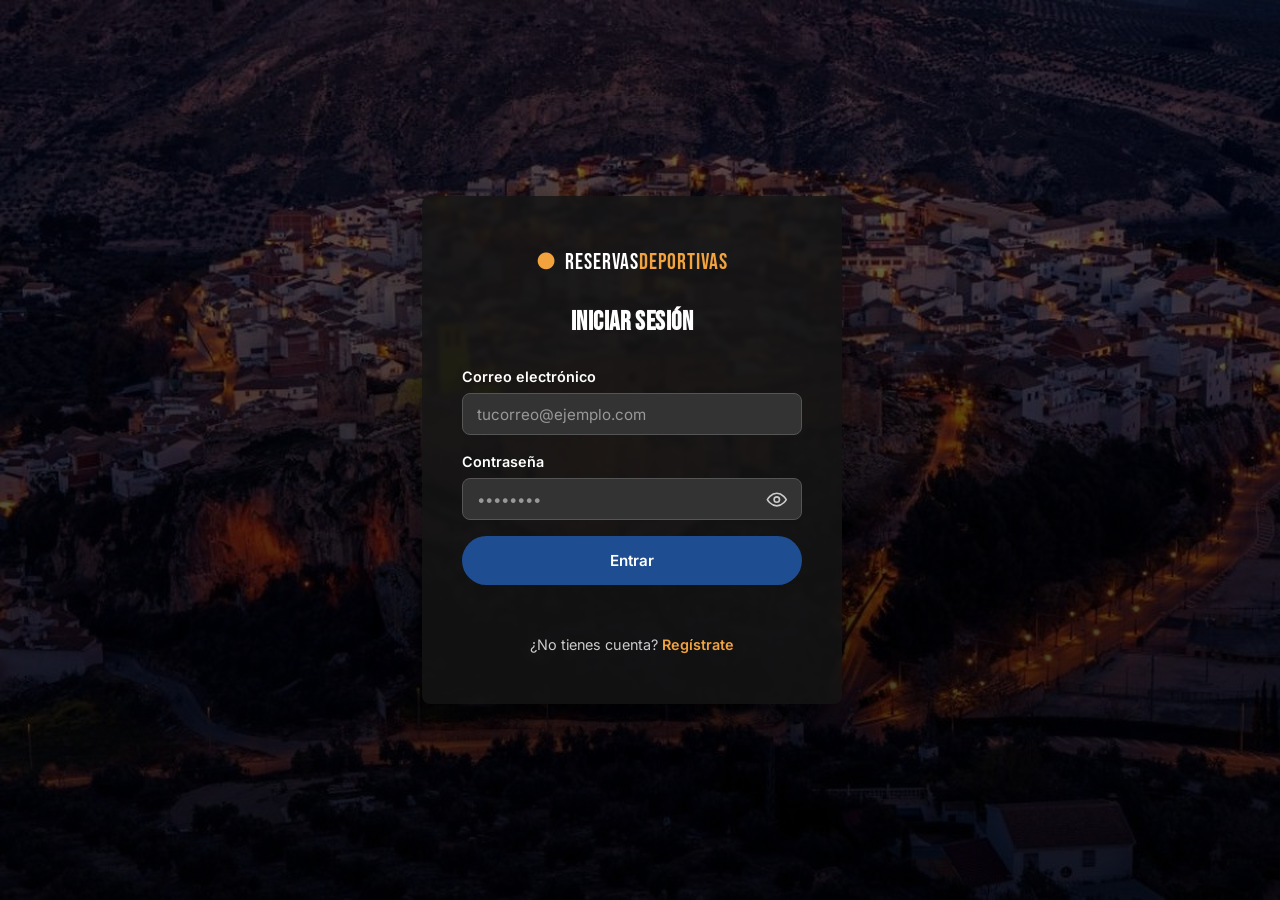
<file: login.html>
<!DOCTYPE html>
<html lang="es">
<head>
<meta charset="UTF-8">
<meta name="viewport" content="width=device-width, initial-scale=1.0">
<title>Iniciar sesión · Reservas Deportivas</title>
<link rel="preconnect" href="https://fonts.googleapis.com">
<link href="https://fonts.googleapis.com/css2?family=Bebas+Neue&family=Inter:wght@400;500;600;700&display=swap" rel="stylesheet">
<link rel="stylesheet" href="style/styles.css">
<link rel="stylesheet" href="style/auth.css">
</head>
<body class="auth-page">

  <main class="auth-main">
  <div class="auth-card">
    <div class="auth-card__brand">
      <span class="brand__mark">●</span>
      <span class="brand__name">RESERVAS<span class="brand__name--accent">DEPORTIVAS</span></span>
    </div>

    <h1>Iniciar sesión</h1>

    <form id="formLogin" novalidate>
      <div class="field">
        <label for="email">Correo electrónico</label>
        <input type="email" id="email" name="email" required placeholder="tucorreo@ejemplo.com" autocomplete="username">
      </div>
      <div class="field">
        <label for="contrasena">Contraseña</label>
        <div class="pw-wrap">
          <input type="password" id="contrasena" name="contrasena" required placeholder="••••••••" autocomplete="current-password">
          <button type="button" class="pw-toggle" aria-label="Mostrar contraseña" aria-pressed="false" aria-controls="contrasena">
          <svg class="pw-icono" viewBox="0 0 24 24" aria-hidden="true" focusable="false">
            <path d="M1.5 12S5.5 5 12 5s10.5 7 10.5 7-4 7-10.5 7S1.5 12 1.5 12z"/>
            <circle cx="12" cy="12" r="3"/>
            <line class="pw-tachado" x1="3" y1="3" x2="21" y2="21"/>
          </svg>
          </button>
        </div>
      </div>

      <button type="submit" class="btn btn--primary btn--block">Entrar</button>
      <p class="auth-error" id="authError"></p>
    </form>

    <p class="auth-card__footer">¿No tienes cuenta? <a href="registro.html">Regístrate</a></p>
  </div>
  </main>

  <script>
    // Botón "ver contraseña": alterna entre ocultarla y mostrarla mientras se escribe
    document.querySelectorAll('.pw-toggle').forEach((boton) => {
      boton.addEventListener('click', () => {
        const campo = document.getElementById(boton.getAttribute('aria-controls'));
        const visible = campo.type === 'password';
        campo.type = visible ? 'text' : 'password';
        boton.setAttribute('aria-pressed', String(visible));
        boton.setAttribute('aria-label', visible ? 'Ocultar contraseña' : 'Mostrar contraseña');
        boton.classList.toggle('is-visible', visible);
        campo.focus();
      });
    });

    const formLogin = document.getElementById('formLogin');
    const authError = document.getElementById('authError');

    formLogin.addEventListener('submit', async (ev) => {
      ev.preventDefault();
      authError.textContent = '';

      const datos = new FormData(formLogin);
      const boton = formLogin.querySelector('button[type="submit"]');
      boton.disabled = true;

      try {
        const resp = await fetch('db/login.php', {
          method: 'POST',
          headers: { 'Content-Type': 'application/json' },
          credentials: 'include',
          body: JSON.stringify({
            email: datos.get('email').trim(),
            contrasena: datos.get('contrasena'),
          }),
        });
        const data = await resp.json();

        if (!data.ok) {
          authError.textContent = data.error || 'No se pudo iniciar sesión.';
          return;
        }

        window.location.href = data.usuario.rol === 'admin' ? 'admin.html' : 'index.html';
      } catch (err) {
        authError.textContent = 'Error de conexión con el servidor.';
      } finally {
        boton.disabled = false;
      }
    });
  </script>
</body>
</html>
</file>
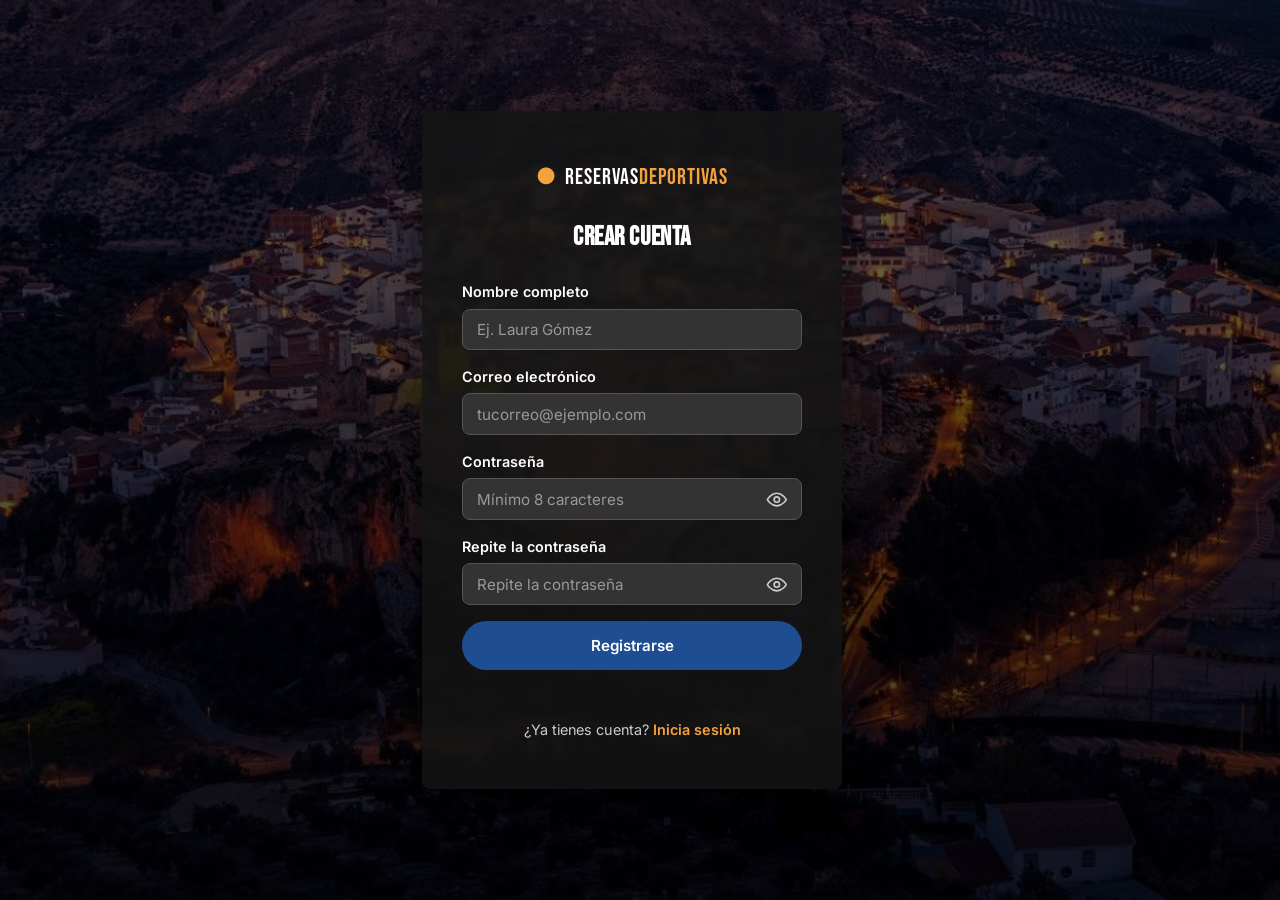
<file: registro.html>
<!DOCTYPE html>
<html lang="es">
<head>
<meta charset="UTF-8">
<meta name="viewport" content="width=device-width, initial-scale=1.0">
<title>Crear cuenta · Reservas Deportivas</title>
<link rel="preconnect" href="https://fonts.googleapis.com">
<link href="https://fonts.googleapis.com/css2?family=Bebas+Neue&family=Inter:wght@400;500;600;700&display=swap" rel="stylesheet">
<link rel="stylesheet" href="style/styles.css">
<link rel="stylesheet" href="style/auth.css">
</head>
<body class="auth-page">

  <main class="auth-main">
  <div class="auth-card">
    <div class="auth-card__brand">
      <span class="brand__mark">●</span>
      <span class="brand__name">RESERVAS<span class="brand__name--accent">DEPORTIVAS</span></span>
    </div>

    <h1>Crear cuenta</h1>

    <form id="formRegistro" novalidate>
      <div class="field">
        <label for="nombre">Nombre completo</label>
        <input type="text" id="nombre" name="nombre" required placeholder="Ej. Laura Gómez" autocomplete="name">
      </div>
      <div class="field">
        <label for="email">Correo electrónico</label>
        <input type="email" id="email" name="email" required placeholder="tucorreo@ejemplo.com" autocomplete="username">
      </div>
      <div class="field">
        <label for="contrasena">Contraseña</label>
        <div class="pw-wrap">
          <input type="password" id="contrasena" name="contrasena" required minlength="8" placeholder="Mínimo 8 caracteres" autocomplete="new-password">
          <button type="button" class="pw-toggle" aria-label="Mostrar contraseña" aria-pressed="false" aria-controls="contrasena">
          <svg class="pw-icono" viewBox="0 0 24 24" aria-hidden="true" focusable="false">
            <path d="M1.5 12S5.5 5 12 5s10.5 7 10.5 7-4 7-10.5 7S1.5 12 1.5 12z"/>
            <circle cx="12" cy="12" r="3"/>
            <line class="pw-tachado" x1="3" y1="3" x2="21" y2="21"/>
          </svg>
          </button>
        </div>
      </div>
      <div class="field">
        <label for="contrasena2">Repite la contraseña</label>
        <div class="pw-wrap">
          <input type="password" id="contrasena2" name="contrasena2" required minlength="8" placeholder="Repite la contraseña" autocomplete="new-password">
          <button type="button" class="pw-toggle" aria-label="Mostrar contraseña" aria-pressed="false" aria-controls="contrasena2">
          <svg class="pw-icono" viewBox="0 0 24 24" aria-hidden="true" focusable="false">
            <path d="M1.5 12S5.5 5 12 5s10.5 7 10.5 7-4 7-10.5 7S1.5 12 1.5 12z"/>
            <circle cx="12" cy="12" r="3"/>
            <line class="pw-tachado" x1="3" y1="3" x2="21" y2="21"/>
          </svg>
          </button>
        </div>
      </div>

      <button type="submit" class="btn btn--primary btn--block">Registrarse</button>
      <p class="auth-error" id="authError"></p>
      <p class="auth-success" id="authSuccess"></p>
    </form>

    <p class="auth-card__footer">¿Ya tienes cuenta? <a href="login.html">Inicia sesión</a></p>
  </div>
  </main>

  <script>
    // Botón "ver contraseña": alterna entre ocultarla y mostrarla mientras se escribe
    document.querySelectorAll('.pw-toggle').forEach((boton) => {
      boton.addEventListener('click', () => {
        const campo = document.getElementById(boton.getAttribute('aria-controls'));
        const visible = campo.type === 'password';
        campo.type = visible ? 'text' : 'password';
        boton.setAttribute('aria-pressed', String(visible));
        boton.setAttribute('aria-label', visible ? 'Ocultar contraseña' : 'Mostrar contraseña');
        boton.classList.toggle('is-visible', visible);
        campo.focus();
      });
    });

    const formRegistro = document.getElementById('formRegistro');
    const authError = document.getElementById('authError');
    const authSuccess = document.getElementById('authSuccess');

    formRegistro.addEventListener('submit', async (ev) => {
      ev.preventDefault();
      authError.textContent = '';
      authSuccess.textContent = '';

      const datos = new FormData(formRegistro);
      const contrasena = datos.get('contrasena');
      const contrasena2 = datos.get('contrasena2');

      if (contrasena !== contrasena2) {
        authError.textContent = 'Las contraseñas no coinciden.';
        return;
      }

      const boton = formRegistro.querySelector('button[type="submit"]');
      boton.disabled = true;

      try {
        const resp = await fetch('db/registro.php', {
          method: 'POST',
          headers: { 'Content-Type': 'application/json' },
          body: JSON.stringify({
            nombre: datos.get('nombre').trim(),
            email: datos.get('email').trim(),
            contrasena,
          }),
        });
        const data = await resp.json();

        if (!data.ok) {
          authError.textContent = data.error || 'No se pudo completar el registro.';
          return;
        }

        authSuccess.textContent = 'Cuenta creada correctamente. Redirigiendo a inicio de sesión…';
        setTimeout(() => { window.location.href = 'login.html'; }, 1800);
      } catch (err) {
        authError.textContent = 'Error de conexión con el servidor.';
      } finally {
        boton.disabled = false;
      }
    });
  </script>
</body>
</html>
</file>
<file: style/styles.css>
:root {
  /* Color identificativo de cada una de las tres webs */
  --color-deportivo: #1e88e5;
  --color-castillo: #8e44ad;
  --color-salas: #16a085;
 
  /* Paleta común al resto del sitio */
  --color-fondo: #f4f6f5;
  --color-superficie: #ffffff;
  --color-texto: #1c2530;
  --color-texto-claro: #ffffff;
  --color-borde: #dfe3e6;
  --color-sombra: rgba(0, 0, 0, 0.12);
 
  --fuente-titulo: 'Bebas Neue', 'Georgia', serif;
  --fuente-texto: 'Inter', 'Segoe UI', Arial, sans-serif;
 
  --espacio-sm: 0.5rem;
  --espacio-md: 1rem;
  --espacio-lg: 2rem;
  --radio-borde: 10px;
}
 
 
* {
  box-sizing: border-box; 
  margin: 0;
  padding: 0;
}
 
body {
  font-family: var(--fuente-texto);
  color: var(--color-texto);
  background-color: var(--color-fondo);
  line-height: 1.6;
}
 
ul {
  list-style: none;
}
 
a {
  color: inherit;
  text-decoration: none;
}
 
.topbar {
  background-color: var(--color-deportivo);
}
 
.topbar__inner {
  display: flex;
  align-items: center;
  justify-content: space-between;
  max-width: 1100px;
  margin: 0 auto;
  padding: var(--espacio-md) var(--espacio-lg); 
}
 
.brand {
  font-family: var(--fuente-titulo);
  font-size: 1.4rem;
  color: var(--color-texto-claro);
}
 
.nav {
  display: flex;
  gap: var(--espacio-lg);
}
 
.nav__link {
  color: var(--color-texto-claro);
}
 
.hero {
  background-color: var(--color-deportivo);
  color: var(--color-texto-claro);
}
 
.hero__inner {
  max-width: 1100px;
  margin: 0 auto;
  padding: var(--espacio-lg); /* Box Model */
}
 
.hero__title {
  font-family: var(--fuente-titulo);
  font-weight: 400;
  font-size: 2.6rem;
  margin-bottom: var(--espacio-md);
}
 
.hero__subtitle {
  max-width: 60ch;
  margin-bottom: var(--espacio-lg);
}
 
.hero__actions {
  display: flex;
  gap: var(--espacio-md);
  flex-wrap: wrap;
}
 
.hero__stats {
  display: flex;
  gap: var(--espacio-lg);
  margin-top: var(--espacio-lg);
}
 
.stat__num {
  font-family: var(--fuente-titulo);
  font-size: 2rem;
}
 
.section {
  max-width: 1100px;
  margin: 0 auto;
  padding: var(--espacio-lg); /* Box Model */
}
 
.section--dark {
  max-width: none;
  background-color: var(--color-texto);
  color: var(--color-texto-claro);
}
 
.section__title {
  font-family: var(--fuente-titulo);
  font-weight: 400;
  font-size: 1.8rem;
  margin-bottom: var(--espacio-md);
}
 
.section__title--light {
  color: var(--color-texto-claro);
}
 
.section__head {
  display: flex;
  justify-content: space-between;
  align-items: center;
  margin-bottom: var(--espacio-md);
}
 
 
.board {
  display: grid;
  grid-template-columns: repeat(auto-fill, minmax(250px, 1fr));
  gap: var(--espacio-md);
}
 
.card {
  background-color: var(--color-superficie);
  border: 1px solid var(--color-borde);  
  border-radius: var(--radio-borde);
  padding: var(--espacio-md);             
  margin: 0;                             
  box-shadow: 0 2px 6px var(--color-sombra);
}
 
.steps {
  display: grid;
  grid-template-columns: repeat(3, 1fr);
  gap: var(--espacio-lg);
}
 
.steps__item {
  border-top: 2px solid var(--color-deportivo);
  padding-top: var(--espacio-md); /* Box Model */
}
 
.steps__num {
  font-family: var(--fuente-titulo);
  font-size: 1.6rem;
  color: var(--color-deportivo);
}
 
.reservas-list .empty {
  border: 1px dashed var(--color-borde);
  border-radius: var(--radio-borde);
  padding: var(--espacio-lg);
  text-align: center;
}
 
.footer {
  background-color: var(--color-deportivo);
  color: var(--color-texto-claro);
  text-align: center;
  padding: var(--espacio-md);
}
 
.btn {
  display: inline-block;
  font-family: var(--fuente-texto);
  font-size: 0.95rem;
  border: 2px solid transparent;  
  border-radius: var(--radio-borde);
  padding: 0.7rem 1.5rem;          
  margin: 0;                       
  cursor: pointer;
}
 
.btn--primary {
  background-color: var(--color-texto-claro);
  color: var(--color-deportivo);
}
 
.btn--outline {
  background-color: transparent;
  border-color: var(--color-texto-claro);
  color: var(--color-texto-claro);
}
 
.btn--ghost {
  background-color: transparent;
  border-color: var(--color-texto-claro);
  color: var(--color-texto-claro);
}
 
.btn--block {
  display: block;
  width: 100%;
  text-align: center;
}
 
.form {
  display: flex;
  flex-direction: column;
  gap: var(--espacio-md);
}
 
.field {
  display: flex;
  flex-direction: column;
  gap: 0.3rem;
}
 
.field input {
  border: 1px solid var(--color-borde);
  border-radius: 6px;
  padding: 0.6rem;                     
  margin: 0;
  font-family: var(--fuente-texto);
}
 
.modal__box {
  background-color: var(--color-superficie);
  border-radius: var(--radio-borde);
  padding: var(--espacio-lg); /* Box Model */
  margin: 0 auto;
  max-width: 420px;
  box-shadow: 0 8px 24px var(--color-sombra);
}
 
 
#btnLogin {
  border-color: var(--color-texto-claro);
}
 
#board {
  margin-top: var(--espacio-md);
}
 
#modal {
  position: fixed;
  inset: 0;
  background-color: rgba(0, 0, 0, 0.5);
  display: flex;
  align-items: center;
  justify-content: center;
  padding: var(--espacio-md); /* Box Model */
}
 
#modal[aria-hidden="true"] {
  display: none;
}
 
#modalClose {
  border: none;
  border-radius: 50%;
  width: 32px;
  height: 32px;
  padding: 0;
  margin: 0;
  cursor: pointer;
}
/* Sección creada por Rosa */
#toast {
  position: fixed;
  bottom: var(--espacio-lg);
  left: 50%;
  transform: translateX(-50%);
  background-color: var(--color-texto);
  color: var(--color-texto-claro);
  padding: var(--espacio-md); /* Box Model */
  border-radius: var(--radio-borde);
}
/* Listado de eventos con CSS Grid (Asignado a Deportes) */
.deportes-grid {
  display: grid;
  grid-template-columns: repeat(auto-fit, minmax(280px, 1fr));
  gap: var(--espacio-md);
  padding: var(--espacio-lg) 0;
}
 
/* Panel de administración en Grid (Boceto) */
.admin-panel {
  display: grid;
  grid-template-columns: 250px 1fr;
  grid-template-rows: 70px 1fr;
  min-height: 100vh;
  /* Sección creada por David */
}
:root{
  --pitch: #1e4d92;
  --pitch-dark: #123468;
  --chalk: #ffffff;
  --charcoal: #16171A;
  --amber: #e2a83a;
  --amber-dark: #c78a1f;
  --gold-light: #f3cf7d;
  --red: #C1502E;
  --line: rgba(22,23,26,0.12);
  --line-light: rgba(255,255,255,0.25);
  --radius: 10px;
  --shadow: 0 10px 30px rgba(30,77,146,0.15);
 
  --font-display: "Bebas Neue", Impact, sans-serif;
  --font-body: "Inter", system-ui, sans-serif;
}
 
*{ box-sizing: border-box; }
html{ scroll-behavior: smooth; }
body{
  margin:0;
  font-family: var(--font-body);
  color: var(--charcoal);
  background:
    repeating-linear-gradient(
      115deg,
      rgba(255,255,255,.10) 0px,
      rgba(255,255,255,.10) 2px,
      transparent 2px,
      transparent 55px
    ),
    linear-gradient(160deg, var(--gold-light) 0%, var(--amber) 45%, var(--amber-dark) 100%);
  background-attachment: fixed;
  line-height: 1.5;
}
h1,h2,h3{ font-family: var(--font-display); letter-spacing: .02em; margin:0; }
a{ color:inherit; }
:focus-visible{ outline: 3px solid var(--amber); outline-offset: 2px; }
 
.btn{
  display:inline-flex; align-items:center; justify-content:center;
  padding: .8rem 1.4rem;
  border-radius: 999px;
  font-weight: 600;
  font-size: .95rem;
  text-decoration:none;
  border: 2px solid transparent;
  cursor:pointer;
  transition: transform .15s ease, background .15s ease, color .15s ease;
}
.btn:hover{ transform: translateY(-2px); }
.btn--primary{ background: var(--pitch); color: var(--chalk); }
.btn--primary:hover{ background: var(--pitch-dark); }
.btn--outline{ border-color: var(--pitch); color: var(--pitch); background: transparent; }
.btn--outline:hover{ background: var(--pitch); color: var(--chalk); }
.btn--ghost{ background: transparent; border-color: var(--line-light); color: var(--chalk); }
.btn--block{ width:100%; }
 
.topbar{ position: sticky; top:0; z-index: 20; background: var(--pitch); }
.topbar__inner{
  max-width: 1180px; margin: 0 auto; padding: .9rem 1.5rem;
  display:flex; align-items:center; justify-content:space-between; gap: 2rem;
}
.brand{ display:flex; align-items:center; gap:.5rem; color: var(--chalk); font-family: var(--font-display); font-size: 1.35rem; letter-spacing: .03em;}
.brand__mark{ color: var(--amber); }
.brand__name--accent{ color: var(--amber); }
.nav{ display:flex; gap: 1.6rem; flex:1; justify-content:center; }
.nav__link{ color: var(--chalk); text-decoration:none; font-weight:500; font-size:.92rem; opacity:.85; }
.nav__link:hover{ opacity:1; }
 
.hero{
  background: radial-gradient(circle at 85% 15%, rgba(255,255,255,.35), transparent 45%);
  color: var(--charcoal);
  padding: 4.5rem 1.5rem 3.5rem;
}
.hero__inner{ max-width: 780px; margin:0 auto; text-align:center; }
.hero__eyebrow{
  text-transform: uppercase; letter-spacing:.14em; font-size:.75rem;
  color: var(--pitch); font-weight:700; margin-bottom: .8rem;
}
.hero__title{ font-size: clamp(2.4rem, 6vw, 4rem); line-height: 1.02; margin-bottom: 1.1rem; color: var(--pitch); }
.hero__subtitle{ font-size: 1.05rem; opacity:.85; max-width: 560px; margin: 0 auto 1.8rem; }
.hero__actions{ display:flex; gap: .8rem; justify-content:center; flex-wrap:wrap; margin-bottom: 2.6rem; }
.hero__actions .btn--outline{ border-color: var(--pitch); color: var(--pitch); }
.hero__actions .btn--outline:hover{ background: var(--pitch); color: var(--chalk); }
 
.hero__stats{ display:flex; justify-content:center; gap: 2.4rem; flex-wrap: wrap; border-top: 1px solid rgba(30,77,146,.2); padding-top: 1.6rem; }
.stat{ display:flex; flex-direction:column; align-items:center; }
.stat__num{ font-family: var(--font-display); font-size: 2.1rem; color: var(--pitch); }
.stat__label{ font-size:.78rem; opacity:.8; text-transform: uppercase; letter-spacing:.06em; }
 
/* ---------- Sections ---------- */
.section{ max-width: 1180px; margin: 0 auto; padding: 3.5rem 1.5rem; }
.section--dark{ max-width:none; background: var(--pitch); color: var(--chalk); }
.section__head{ display:flex; align-items:center; justify-content:space-between; gap:1rem; flex-wrap: wrap; margin-bottom: 1.6rem; }
.section__title{ font-size: 2.2rem; color: var(--pitch); }
.section__title--light{ max-width: 1180px; margin: 0 auto 2.2rem; padding: 0 1.5rem; color: var(--chalk); }
 
.filters{ display:flex; gap:.5rem; flex-wrap:wrap; }
.filter{
  border: 2px solid var(--line); background: transparent;
  padding: .45rem 1rem; border-radius: 999px; font-size:.85rem; font-weight:600;
  cursor:pointer; color: var(--charcoal);
}
.filter.is-active{ background: var(--pitch); border-color: var(--pitch); color: var(--chalk); }
 
.board{ display:grid; grid-template-columns: repeat(auto-fill, minmax(280px, 1fr)); gap: 1.3rem; }
.card{
  background:#fff; border-radius: var(--radius); box-shadow: var(--shadow);
  overflow:hidden; display:flex; flex-direction:column; border: 1px solid var(--line);
}
.card__band{
  background: var(--pitch); color: var(--chalk); padding: .9rem 1.1rem;
  display:flex; justify-content:space-between; align-items:center;
}
.card__sport{ font-size:.72rem; text-transform:uppercase; letter-spacing:.08em; font-weight:700; color: var(--amber); }
.card__slots{ font-family: var(--font-display); font-size:1.1rem; }
.card__body{ padding: 1.1rem; flex:1; display:flex; flex-direction:column; gap:.5rem; }
.card__title{ font-size: 1.4rem; color: var(--pitch); }
.card__meta{ font-size:.85rem; color:#555; }
.card__bar{ height:6px; border-radius:999px; background: var(--line); overflow:hidden; margin-top:.3rem; }
.card__bar-fill{ height:100%; background: var(--amber); }
.card__footer{ padding: 0 1.1rem 1.1rem; margin-top:auto; }
.card.is-full .card__slots{ color: var(--red); }
.card.is-full .btn--primary{ background: var(--line); color:#888; cursor:not-allowed; }
.card.is-full .btn--primary:hover{ transform:none; background: var(--line); }
 
.steps{ list-style:none; margin:0 auto; padding:0 1.5rem; max-width:1180px; display:grid; grid-template-columns: repeat(auto-fit,minmax(220px,1fr)); gap:2rem; }
.steps__item{ border-top: 2px solid var(--pitch); padding-top: 1rem; }
.steps__item h3{ font-family: var(--font-body); font-weight:700; font-size:1.05rem; margin: .4rem 0 .4rem; }
.steps__item p{ opacity:.75; font-size:.92rem; }
.steps__num{ font-family: var(--font-display); color: var(--pitch); font-size:2rem; }
 
.reservas-list{ display:flex; flex-direction:column; gap: .8rem; }
.empty{ color:#777; }
.reserva-item{
  display:flex; justify-content:space-between; align-items:center; gap:1rem;
  background:#fff; border:1px solid var(--line); border-radius: var(--radius);
  padding: .9rem 1.1rem; box-shadow: var(--shadow);
}
.reserva-item__info strong{ display:block; font-size:1.05rem; }
.reserva-item__info span{ font-size:.82rem; color:#666; }
.badge{ background: var(--pitch); color: var(--chalk); font-size:.72rem; font-weight:700; padding:.3rem .7rem; border-radius:999px; }
 
.footer{ text-align:center; padding: 2rem 1.5rem 3rem; font-size:.8rem; color: var(--chalk); background: #000000; }
 
.modal{
  position:fixed; inset:0; background: rgba(28,37,48,.6);
  display:flex; align-items:center; justify-content:center; padding:1.5rem;
  opacity:0; pointer-events:none; transition:opacity .18s ease; z-index: 50;
}
.modal.is-open{ opacity:1; pointer-events:auto; }
.modal__box{
  background: #fff; border-radius: var(--radius); padding: 1.8rem;
  max-width: 420px; width:100%; position:relative; box-shadow: 0 20px 60px rgba(0,0,0,.35);
  transform: translateY(10px); transition: transform .18s ease;
}
.modal.is-open .modal__box{ transform: translateY(0); }
.modal__close{
  position:absolute; top:.8rem; right:.9rem; border:none; background:transparent;
  font-size:1.6rem; line-height:1; cursor:pointer; color:#666;
}
.modal__eyebrow{ text-transform:uppercase; letter-spacing:.08em; font-size:.72rem; color: var(--amber-dark); font-weight:700; margin:0 0 .3rem; }
.modal__title{ font-size: 1.8rem; margin-bottom:.2rem; color: var(--pitch); }
.modal__meta{ font-size:.85rem; color:#666; margin-bottom:1.2rem; }
 
.form{ display:flex; flex-direction:column; gap: .9rem; }
.field{ display:flex; flex-direction:column; gap:.35rem; font-size:.85rem; font-weight:600; }
.field input{
  font-family: var(--font-body); font-size: .95rem; padding: .65rem .8rem;
  border-radius: 8px; border: 1.5px solid var(--line); background:#fff;
}
.field input:focus{ border-color: var(--pitch); }
.form__error{ color: var(--red); font-size: .82rem; min-height: 1em; margin:0; }
 
 
.toast{
  position: fixed; bottom: 1.5rem; left:50%; transform: translateX(-50%) translateY(120%);
  background: var(--pitch); color: var(--chalk); padding: .9rem 1.4rem;
  border-radius: 999px; font-size:.9rem; font-weight:600; box-shadow: var(--shadow);
  transition: transform .25s ease; z-index: 60;
}
.toast.is-visible{ transform: translateX(-50%) translateY(0); }
 
/* =====================================================
   RESPONSIVE DESIGN
   3 puntos de corte: móvil, tablet y escritorio
   ===================================================== */
 
 
/* =========================
   MÓVIL
   Hasta 720px
   ========================= */
 
@media (max-width: 720px) {
 
  /* Navegación */
  .topbar__inner {
    padding: .8rem 1rem;
    gap: 1rem;
  }
 
  .brand {
    font-size: 1.1rem;
  }
 
  .nav {
    display: none;
  }
 
 
  /* Hero */
  .hero {
    padding: 3rem 1rem 2.5rem;
  }
 
  .hero__title {
    font-size: 2.4rem;
  }
 
  .hero__subtitle {
    font-size: .95rem;
  }
 
  .hero__actions {
    flex-direction: column;
    width: 100%;
  }
 
  .hero__actions .btn {
    width: 100%;
  }
 
 
  /* Estadísticas */
  .hero__stats {
    gap: 1.2rem;
  }
 
 
  /* Secciones */
  .section {
    padding: 2.5rem 1rem;
  }
 
  .section__title {
    font-size: 1.8rem;
  }
 
 
  /* Filtros */
  .filters {
    width: 100%;
  }
 
  .filter {
    flex: 1;
    text-align: center;
  }
 
 
  /* Tarjetas deportivas */
  .board {
    grid-template-columns: 1fr;
    gap: 1rem;
  }
 
  .card {
    width: 100%;
  }
 
 
  /* Pasos */
  .steps {
    grid-template-columns: 1fr;
    gap: 1.5rem;
    padding: 0 1rem;
  }
 
 
  /* Reservas */
  .reserva-item {
    flex-direction: column;
    align-items: flex-start;
  }
 
  .badge {
    align-self: flex-start;
  }
 
 
  /* Modal */
  .modal {
    padding: 1rem;
  }
 
  .modal__box {
    max-width: 100%;
    padding: 1.4rem;
  }
 
 
  /* Botones */
  .btn {
    width: 100%;
  }
 
 
  /* Formulario */
  .field input {
    width: 100%;
  }
 
 
  /* Toast */
  .toast {
    width: calc(100% - 2rem);
    text-align: center;
  }
}
 
 
/* =========================
   TABLET
   721px - 1024px
   ========================= */
 
@media (min-width: 721px) and (max-width: 1024px) {
 
  /* Navegación */
  .topbar__inner {
    padding: .9rem 1.2rem;
  }
 
  .nav {
    gap: 1rem;
  }
 
  .nav__link {
    font-size: .85rem;
  }
 
 
  /* Hero */
  .hero {
    padding: 3.5rem 1.5rem;
  }
 
  .hero__title {
    font-size: 3.2rem;
  }
 
 
  /* Secciones */
  .section {
    padding: 3rem 1.5rem;
  }
 
 
  /* Tarjetas */
  .board {
    grid-template-columns: repeat(2, 1fr);
    gap: 1.2rem;
  }
 
  .deportes-grid {
    grid-template-columns: repeat(2, 1fr);
  }
 
 
  /* Pasos */
  .steps {
    grid-template-columns: repeat(2, 1fr);
    gap: 1.5rem;
  }
 
 
  /* Modal */
  .modal__box {
    max-width: 450px;
  }
}
 
 
/* =========================
   ESCRITORIO
   Desde 1025px
   ========================= */
 
@media (min-width: 1025px) {
 
  .topbar__inner {
    max-width: 1180px;
  }
 
  .nav {
    display: flex;
  }
 
  .board {
    grid-template-columns: repeat(3, 1fr);
  }
 
  .deportes-grid {
    grid-template-columns: repeat(3, 1fr);
  }
 
  .steps {
    grid-template-columns: repeat(3, 1fr);
  }
 
}
/* ============================================================
   app-extra.css
   Piezas nuevas: acciones del topbar según sesión, panel admin
   y aviso de "reservando como" en el modal.
   ============================================================ */
 
.nav__actions {
  display: flex;
  align-items: center;
  gap: 0.85rem;
}
 
.nav__user {
  font-size: 0.9rem;
  color: #fff;
  opacity: 0.9;
}
 
.reserva-como {
  background: #f5f1e6;
  border-radius: 10px;
  padding: 0.6rem 0.9rem;
  margin-bottom: 1rem;
  font-size: 0.9rem;
  color: #22301f;
}
 
/* Panel de administración */
.admin-header {
  display: flex;
  align-items: center;
  justify-content: space-between;
  flex-wrap: wrap;
  gap: 1rem;
}
 
.form--grid {
  display: grid;
  grid-template-columns: 1fr 1fr;
  gap: 1rem;
  max-width: 720px;
}
 
.form--grid .field:nth-child(3),
.form--grid button,
.form--grid .form__error {
  grid-column: 1 / -1;
}
 
.admin-event {
  display: flex;
  justify-content: space-between;
  align-items: center;
  gap: 1rem;
  padding: 0.85rem 1.1rem;
  border: 1px solid #e4e0d4;
  border-radius: 10px;
  margin-bottom: 0.6rem;
  background: #fff;
}
 
.admin-event span {
  color: #6b6455;
  font-size: 0.9rem;
}
 
@media (max-width: 640px) {
  .form--grid {
    grid-template-columns: 1fr;
  }
}
/* ============================================================
   app-extra.css
   Piezas nuevas: acciones del topbar según sesión, panel admin
   y aviso de "reservando como" en el modal.
   ============================================================ */
 
.nav__actions {
  display: flex;
  align-items: center;
  gap: 0.85rem;
}
 
.nav__user {
  font-size: 0.9rem;
  color: #fff;
  opacity: 0.9;
}
 
.reserva-como {
  background: #f5f1e6;
  border-radius: 10px;
  padding: 0.6rem 0.9rem;
  margin-bottom: 1rem;
  font-size: 0.9rem;
  color: #22301f;
}
 
/* Panel de administración */
.admin-header {
  display: flex;
  align-items: center;
  justify-content: space-between;
  flex-wrap: wrap;
  gap: 1rem;
}
 
.form--grid {
  display: grid;
  grid-template-columns: 1fr 1fr;
  gap: 1rem;
  max-width: 720px;
}
 
.form--grid .field:nth-child(3),
.form--grid button,
.form--grid .form__error {
  grid-column: 1 / -1;
}
 
.admin-events-grid {
  display: grid;
  grid-template-columns: repeat(auto-fill, minmax(240px, 1fr));
  gap: 1rem;
}
 
.admin-event {
  display: flex;
  flex-direction: column;
  gap: 0.4rem;
  padding: 1.1rem;
  border: 1px solid #e4e0d4;
  border-radius: 14px;
  background: #fff;
  box-shadow: 0 4px 14px rgba(0, 0, 0, 0.04);
}
 
.admin-event__head {
  display: flex;
  align-items: center;
  justify-content: space-between;
}
 
.admin-event__badge {
  display: inline-block;
  background: #f2a33e;
  color: #22301f;
  font-size: 0.75rem;
  font-weight: 700;
  padding: 0.2rem 0.6rem;
  border-radius: 999px;
  text-transform: uppercase;
  letter-spacing: 0.4px;
}
 
.admin-event__delete {
  border: none;
  background: transparent;
  cursor: pointer;
  font-size: 1.1rem;
  line-height: 1;
  padding: 0.25rem 0.4rem;
  border-radius: 8px;
  color: #c0392b;
  transition: background 0.15s ease;
}
 
.admin-event__delete:hover {
  background: rgba(192, 57, 43, 0.1);
}
 
.admin-event__nombre {
  margin: 0.2rem 0 0;
  font-size: 1.05rem;
  color: #22301f;
}
 
.admin-event__meta {
  margin: 0;
  color: #6b6455;
  font-size: 0.85rem;
}
 
.admin-event__aforo {
  margin-top: 0.5rem;
}
 
.admin-event__aforo-barra {
  height: 6px;
  border-radius: 999px;
  background: #eee6d6;
  overflow: hidden;
}
 
.admin-event__aforo-barra span {
  display: block;
  height: 100%;
  background: #1f8a4c;
  border-radius: 999px;
}
 
.admin-event__aforo-texto {
  display: block;
  margin-top: 0.3rem;
  font-size: 0.8rem;
  color: #6b6455;
}
 
@media (max-width: 640px) {
  .form--grid {
    grid-template-columns: 1fr;
  }
}
</file>
<file: style/auth.css>
/* ============================================================
   auth.css
   Estilos para login.html y registro.html.
   Reutiliza los mismos botones (.btn, .btn--primary) definidos
   en styles.css para que se vea todo coherente.
   ============================================================ */

:root {
  --auth-bg: #f5f1e6;
  --auth-dark: #1f2d24;
  --auth-accent: #f2a33e;
  --auth-text: #22301f;
  --auth-error: #c0392b;
  --auth-success: #1f8a4c;
}

body.auth-page {
  min-height: 100vh;
  margin: 0;
  display: flex;
  align-items: center;
  justify-content: center;

  /* Fondo a pantalla completa, estilo Netflix */
  background-image:
    linear-gradient(180deg, rgba(0,0,0,.55) 0%, rgba(0,0,0,.75) 100%),
    url('../img/Fondo.jpg'); 
  background-size: cover;
  background-position: center;
  background-repeat: no-repeat;
  background-attachment: fixed; /* efecto "parallax" */
}

.auth-card {
  /* la tarjeta flota sobre el fondo */
  background: rgba(20, 20, 20, 0.85);
  backdrop-filter: blur(2px);
  border-radius: 8px;
  padding: 48px 40px;
  max-width: 420px;
  width: 100%;
  color: #fff;
  box-shadow: 0 10px 40px rgba(0,0,0,.5);
  box-sizing: border-box;
}

.auth-card__brand {
  text-align: center;
  margin-bottom: 1.5rem;
}

.auth-card__brand .brand__mark {
  color: var(--auth-accent);
  font-size: 1.4rem;
  margin-right: 0.35rem;
}

.auth-card__brand .brand__name {
  font-family: 'Bebas Neue', sans-serif;
  letter-spacing: 1px;
  font-size: 1.4rem;
  color: #fff; /* antes var(--auth-dark), ilegible sobre fondo oscuro */
}

.auth-card__brand .brand__name--accent {
  color: var(--auth-accent);
}

.auth-card h1 {
  text-align: center;
  font-size: 1.6rem;
  margin: 0 0 1.5rem;
  color: #fff; /* antes var(--auth-text) */
}

.field {
  display: block;
  margin-bottom: 1rem;
}

.field span {
  display: block;
  font-weight: 600;
  margin-bottom: 0.35rem;
  font-size: 0.9rem;
  color: #fff; /* antes var(--auth-text) */
}

.field input {
  width: 100%;
  padding: 0.65rem 0.85rem;
  border: 1px solid #555;
  border-radius: 8px;
  font-size: 0.95rem;
  box-sizing: border-box;
  font-family: inherit;
  background: #333;
  color: #fff;
}

.field input::placeholder {
  color: #999;
}

.field input:focus {
  outline: none;
  border-color: var(--auth-accent);
  box-shadow: 0 0 0 3px rgba(242, 163, 62, 0.25);
}

.field input:read-only {
  background: #2a2a2a;
  color: #999;
}

.auth-error {
  color: #ff6b5e;
  text-align: center;
  margin-top: 0.75rem;
  min-height: 1.2em;
  font-size: 0.9rem;
}

.auth-success {
  color: #4fd685;
  text-align: center;
  margin-top: 0.75rem;
  font-size: 0.9rem;
}

.auth-card__footer {
  text-align: center;
  margin-top: 1.25rem;
  font-size: 0.9rem;
  color: #ccc; /* antes var(--auth-text) */
}

.auth-card__footer a {
  color: var(--auth-accent);
  font-weight: 600;
  text-decoration: none;
}

.auth-card__footer a:hover {
  text-decoration: underline;
}


/* ============================================================
   Añadido: <main>, etiquetas con for/id y botón "ver contraseña"
   ============================================================ */
.auth-main {
  width: 100%;
  max-width: 468px;
  padding: 1rem;
  box-sizing: border-box;
}

.field label {
  display: block;
  font-weight: 600;
  margin-bottom: 0.35rem;
  font-size: 0.9rem;
  color: #fff;
}

/* Contenedor del campo de contraseña con el botón del "ojo" a la derecha */
.pw-wrap {
  position: relative;
}

.pw-wrap input {
  padding-right: 3.2rem;
}

.pw-toggle {
  position: absolute;
  top: 50%;
  right: 0.35rem;
  transform: translateY(-50%);
  display: grid;
  place-items: center;
  width: 2.4rem;
  height: 2.4rem;
  padding: 0;
  color: #ccc;
  background: transparent;
  border: 0;
  border-radius: 8px;
  cursor: pointer;
}

.pw-toggle:hover,
.pw-toggle.is-visible {
  color: var(--auth-accent);
}

.pw-toggle:focus-visible {
  outline: 3px solid var(--auth-accent);
  outline-offset: 1px;
}

.pw-icono {
  width: 1.35rem;
  height: 1.35rem;
  fill: none;
  stroke: currentColor;
  stroke-width: 1.8;
  stroke-linecap: round;
  stroke-linejoin: round;
}

/* La raya del ojo solo aparece cuando la contraseña está visible */
.pw-tachado { display: none; }
.pw-toggle.is-visible .pw-tachado { display: block; }
</file>
